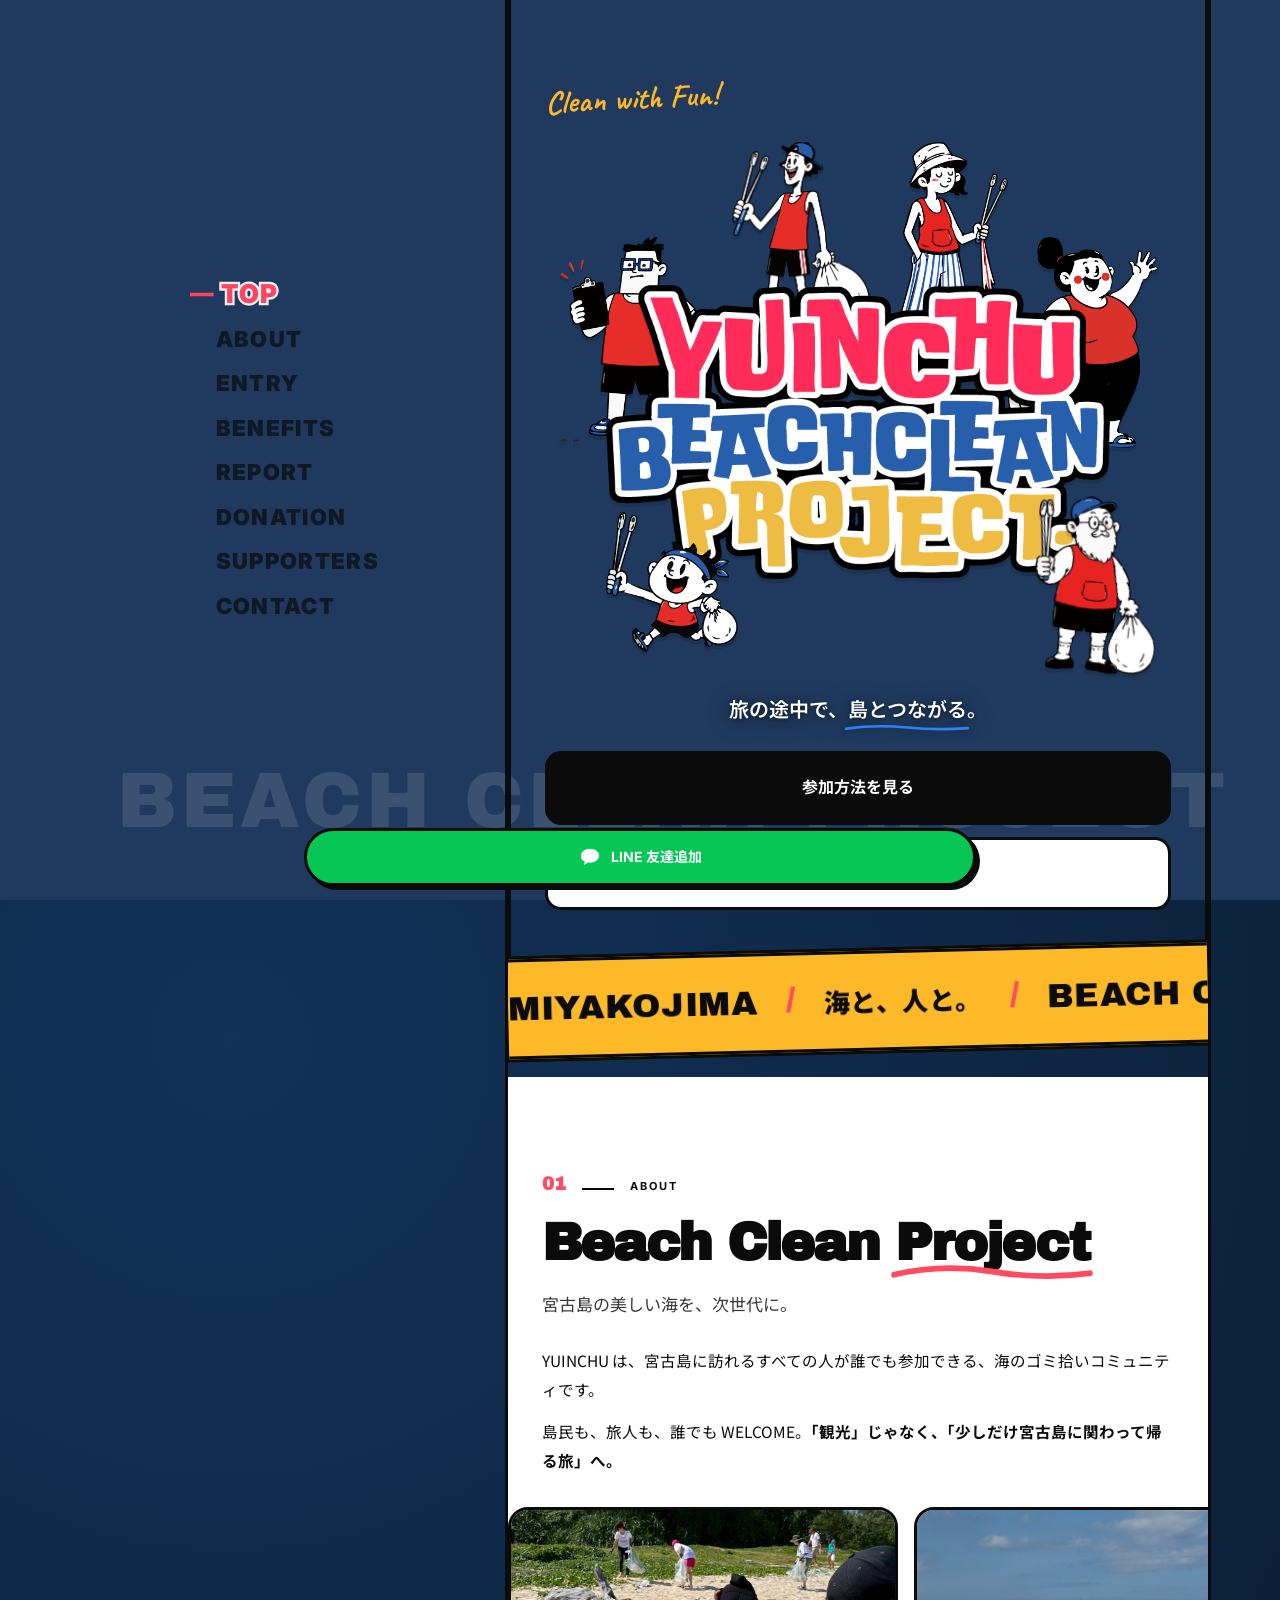
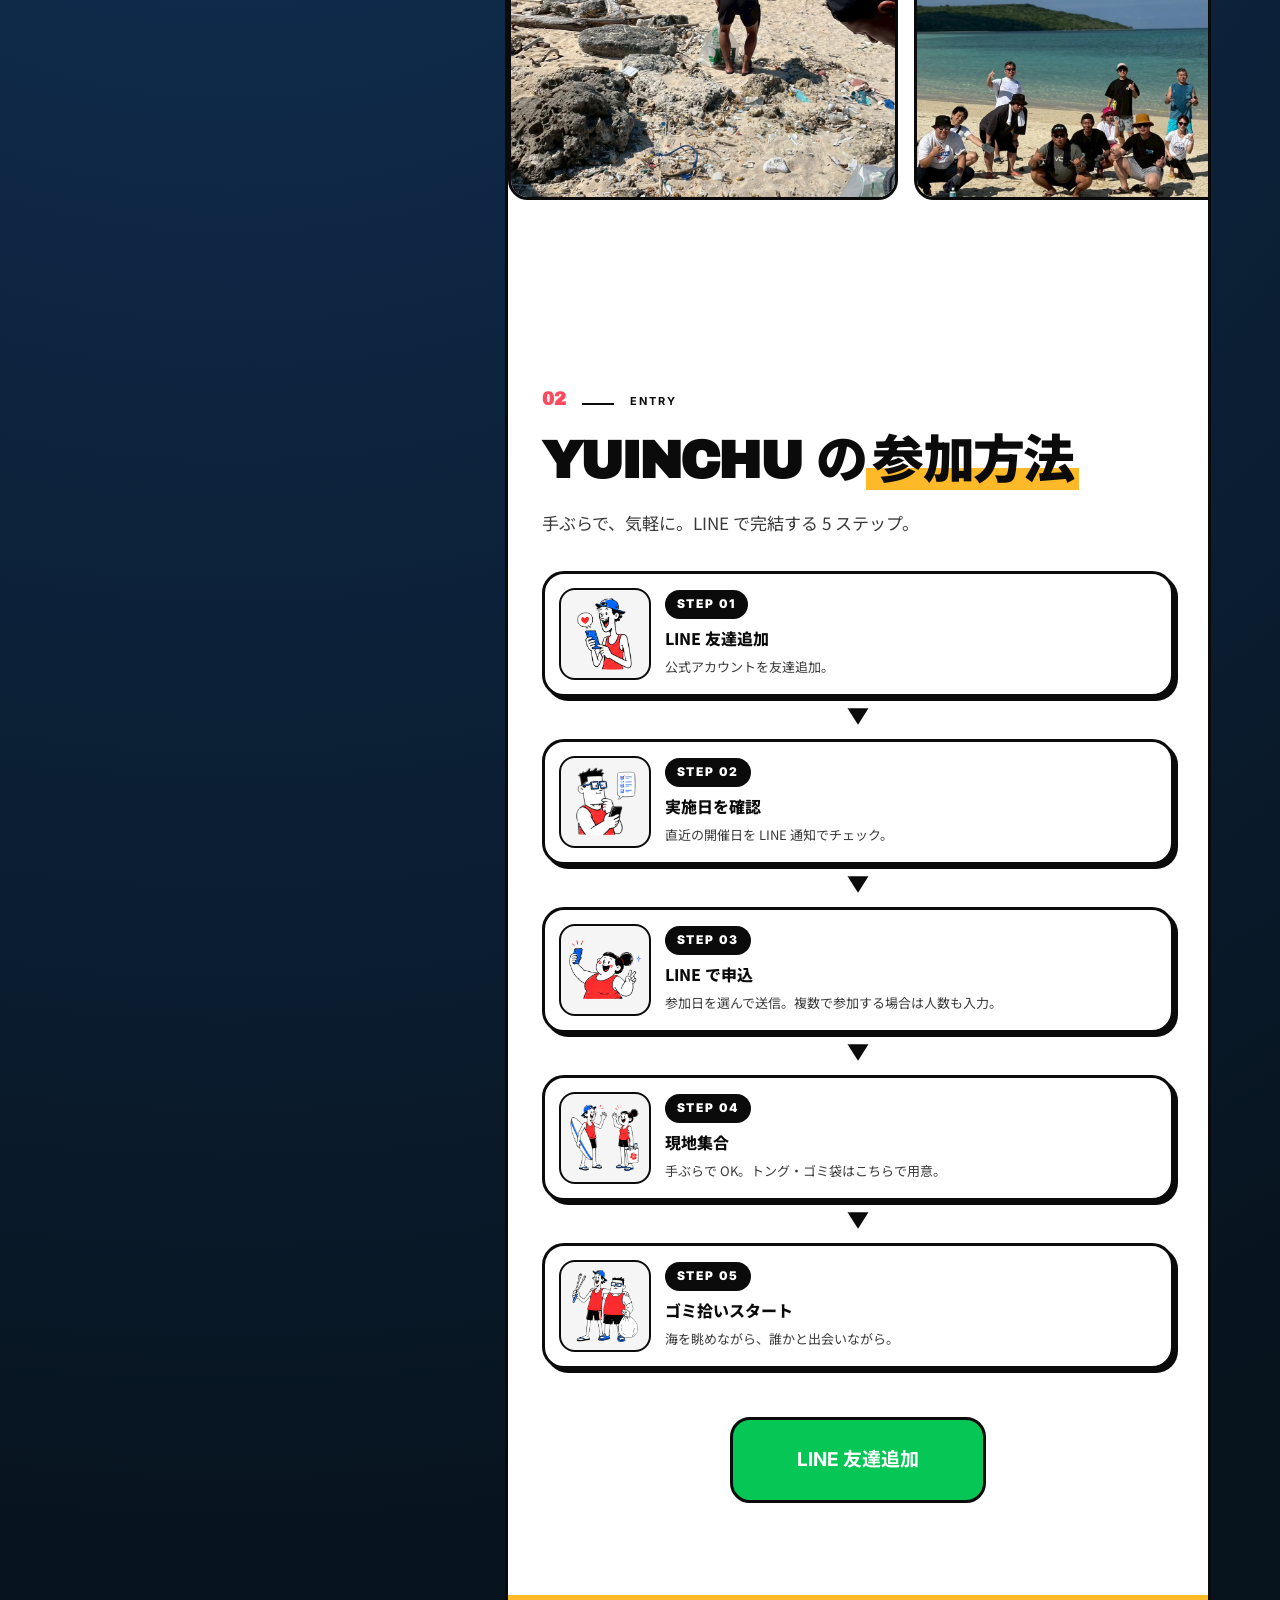
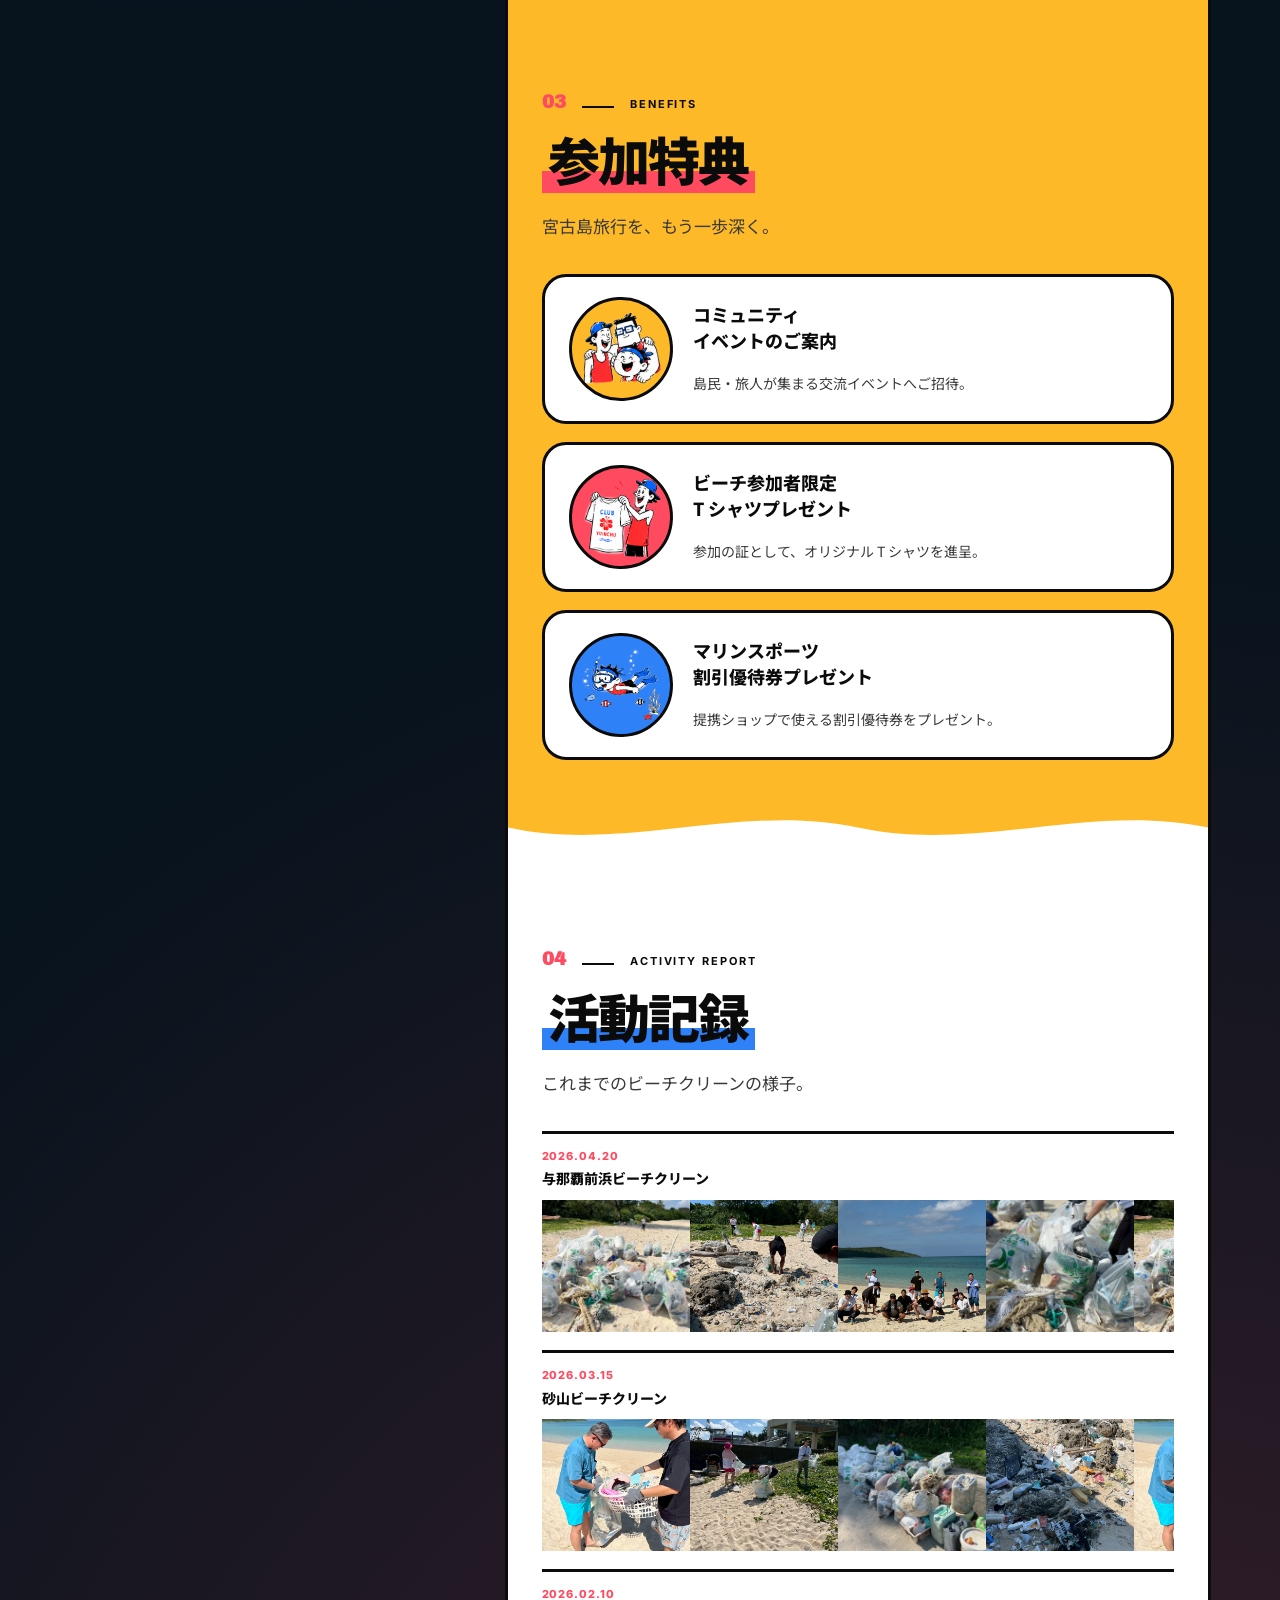
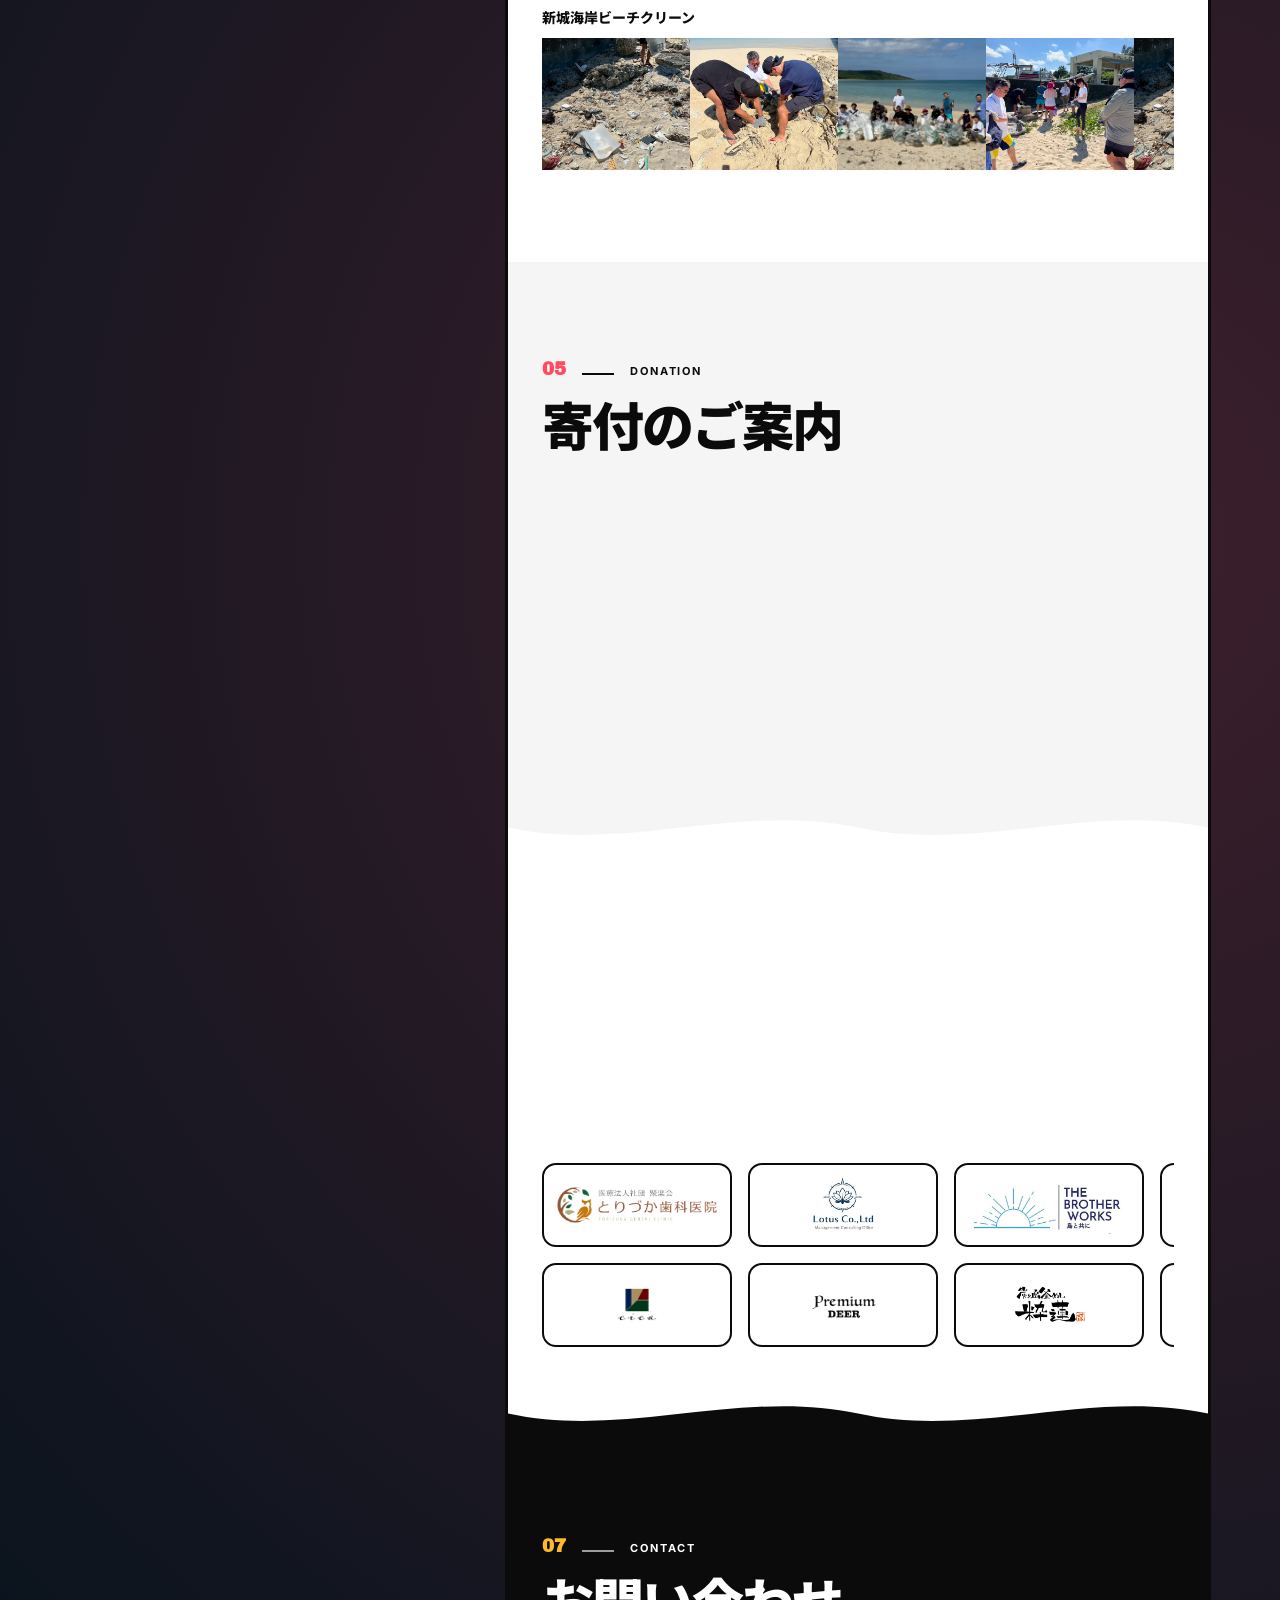
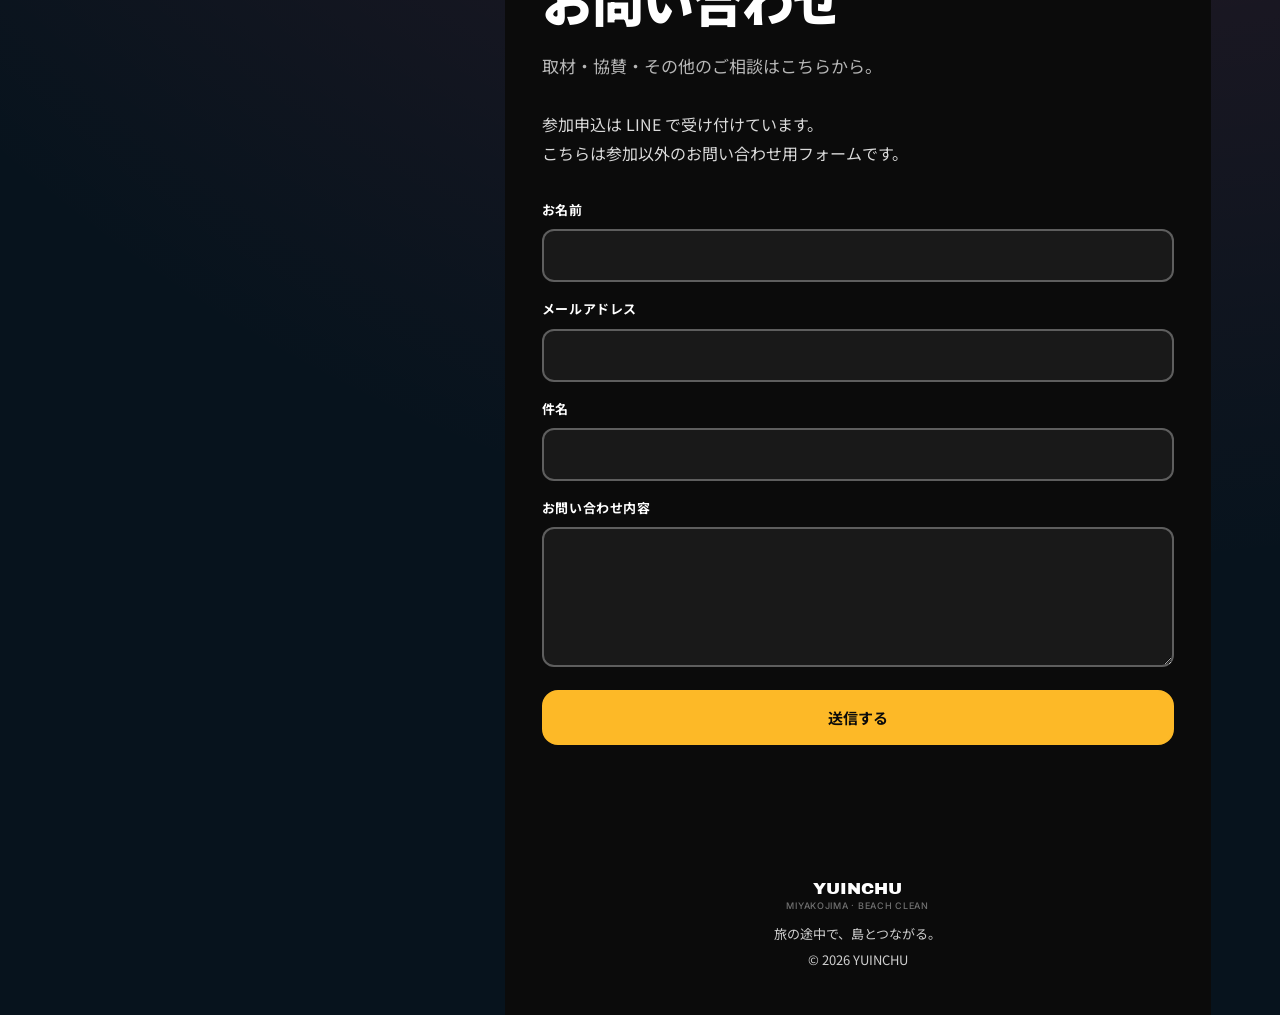
<file: beach-clean.html>
<!doctype html>
<html lang="ja">
<head>
<meta charset="UTF-8">
<meta name="viewport" content="width=device-width, initial-scale=1">
<title>CLUB YUINCHU | MIYAKOJIMA Beach-Clean Community Mobile First</title>
<meta name="description" content="宮古島に訪れるすべての人が誰でも参加できる、海のゴミ拾いコミュニティ。旅の途中で、島とつながる。">
<meta property="og:title" content="CLUB YUINCHU | MIYAKOJIMA Beach-Clean Community">
<meta property="og:description" content="旅の途中で、島とつながる。宮古島の海を次世代へ。">
<meta property="og:type" content="website">
<meta property="og:locale" content="ja_JP">
<meta name="twitter:card" content="summary_large_image">
<link rel="preconnect" href="https://fonts.googleapis.com">
<link rel="preconnect" href="https://fonts.gstatic.com" crossorigin>
<style>
@import url('https://fonts.googleapis.com/css2?family=Archivo+Black&family=Caveat:wght@500;700&family=Inter:wght@400;500;600;700;900&family=Noto+Sans+JP:wght@400;500;700;900&display=swap');

:root {
  --c-bg: #FFFFFF;
  --c-ink: #0B0B0B;
  --c-text: #393939;
  --c-muted: #717171;
  --c-red: #FF4A60;
  --c-blue: #2F81F7;
  --c-yellow: #FDB927;
  --c-line: #06C755;
  --c-border: #0B0B0B;
  --c-soft: #F5F5F5;

  --r-card: 32px;
  --r-pill: 999px;
  --r-md: 16px;

  --b-thick: 3px;
  --b-thin: 2px;

  --shadow-card: 8px 8px 0 0 var(--c-border);
  --shadow-card-sm: 4px 4px 0 0 var(--c-border);

  --max-w: 1200px;
  --gutter: clamp(16px, 4vw, 32px);
  --section-y: clamp(56px, 8vw, 96px);

  --font-display: "Archivo Black", "Noto Sans JP", "Hiragino Kaku Gothic ProN", sans-serif;
  --font-meta: "Inter", "Noto Sans JP", system-ui, sans-serif;
  --font-jp: "Noto Sans JP", "Hiragino Kaku Gothic ProN", "Hiragino Sans", "Meiryo", sans-serif;
  --font-hand: "Caveat", "Noto Sans JP", cursive;

  --ease-out: cubic-bezier(.2, .7, .2, 1);
}

*, *::before, *::after { box-sizing: border-box; }
html { scroll-behavior: smooth; overflow-x: hidden; }
body {
  margin: 0;
  background: var(--c-bg);
  color: var(--c-ink);
  font-family: var(--font-jp);
  font-size: 16px;
  line-height: 1.7;
  -webkit-font-smoothing: antialiased;
  overflow-x: hidden;
  width: 100%;
}
img { max-width: 100%; display: block; }
a { color: inherit; text-decoration: none; }
ol, ul { list-style: none; padding: 0; margin: 0; }

.container {
  width: 100%;
  max-width: var(--max-w);
  margin: 0 auto;
  padding-inline: var(--gutter);
}

/* Handwriting accent — Latin only (Japanese auto-falls-back through stack) */
.hand {
  font-family: var(--font-hand);
  font-weight: 700;
  font-style: normal;
}
.tilt-l { display: inline-block; transform: rotate(-4deg); }
.tilt-r { display: inline-block; transform: rotate(3deg); }

/* SVG hand-drawn underline (utility) */
.uline {
  position: relative;
  display: inline-block;
  white-space: nowrap;
}
.uline::after {
  content: "";
  position: absolute;
  left: -2%;
  right: -2%;
  bottom: -.18em;
  height: .35em;
  background: no-repeat center / 100% 100% url("data:image/svg+xml;utf8,<svg xmlns='http://www.w3.org/2000/svg' viewBox='0 0 200 12' preserveAspectRatio='none'><path d='M2 8 Q 50 1 100 6 T 198 7' fill='none' stroke='%23FF4A60' stroke-width='3.5' stroke-linecap='round'/></svg>");
  pointer-events: none;
}
.uline--blue::after { background-image: url("data:image/svg+xml;utf8,<svg xmlns='http://www.w3.org/2000/svg' viewBox='0 0 200 12' preserveAspectRatio='none'><path d='M2 8 Q 50 1 100 6 T 198 7' fill='none' stroke='%232F81F7' stroke-width='4.5' stroke-linecap='round'/></svg>"); }
.fv__sub .uline--blue::after { filter: drop-shadow(0 1px 4px rgba(0,0,0,.3)); }
.uline--yellow::after { background-image: url("data:image/svg+xml;utf8,<svg xmlns='http://www.w3.org/2000/svg' viewBox='0 0 200 12' preserveAspectRatio='none'><path d='M2 8 Q 50 1 100 6 T 198 7' fill='none' stroke='%23FDB927' stroke-width='4' stroke-linecap='round'/></svg>"); }

/* Scroll reveal */
.reveal {
  opacity: 0;
  transform: translateY(24px);
  transition: opacity .7s var(--ease-out), transform .7s var(--ease-out);
}
.reveal.is-visible { opacity: 1; transform: none; }
.reveal[data-stagger="1"] { transition-delay: .08s; }
.reveal[data-stagger="2"] { transition-delay: .16s; }
.reveal[data-stagger="3"] { transition-delay: .24s; }
.reveal[data-stagger="4"] { transition-delay: .32s; }
.visually-hidden {
  position: absolute !important;
  width: 1px;
  height: 1px;
  padding: 0;
  margin: -1px;
  overflow: hidden;
  clip: rect(0, 0, 0, 0);
  white-space: nowrap;
  border: 0;
}

/* Keyframes */
@keyframes float-y { 0%, 100% { transform: translateY(0); } 50% { transform: translateY(-10px); } }
@keyframes wiggle { 0%, 100% { transform: rotate(0); } 25% { transform: rotate(-7deg); } 75% { transform: rotate(7deg); } }
@keyframes marquee { from { transform: translateX(0); } to { transform: translateX(-50%); } }

/* Reduced motion */
@media (prefers-reduced-motion: reduce) {
  .reveal { opacity: 1 !important; transform: none !important; transition: none !important; }
  .char-frame, .marquee__track, .benefit:hover .benefit__char, .fv-part, .supporters__track, .about__photos__track { animation: none !important; }
  .fv-part { opacity: 1 !important; transform: none !important; }
}

/* Buttons */
.btn {
  display: inline-flex;
  align-items: center;
  justify-content: center;
  gap: 8px;
  padding: 14px 28px;
  border: var(--b-thick) solid var(--c-border);
  border-radius: var(--r-md);
  font-family: var(--font-meta);
  font-weight: 700;
  font-size: 15px;
  cursor: pointer;
  transition: transform .15s ease, box-shadow .15s ease;
  background: var(--c-bg);
  color: var(--c-ink);
}
.btn:hover { transform: translate(-2px, -2px); box-shadow: var(--shadow-card-sm); }
.btn:focus-visible, a:focus-visible {
  outline: 3px solid var(--c-yellow);
  outline-offset: 3px;
  border-radius: 4px;
}
.form .btn:focus-visible, .form a:focus-visible { outline-color: var(--c-yellow); }
.btn--primary { background: var(--c-ink); color: #fff; }
.btn--line { background: var(--c-line); color: #fff; }
.btn--yellow { background: var(--c-yellow); color: var(--c-ink); }
.btn--lg {
  padding: clamp(18px, 2.2vw, 24px) clamp(36px, 5vw, 64px);
  font-size: clamp(16px, 1.6vw, 19px);
  border-radius: 20px;
  gap: 12px;
}
.btn--lg svg { width: 22px; height: 22px; }

/* Floating CTA */
.floating-cta {
  position: fixed;
  z-index: 80;
  bottom: clamp(16px, 3vw, 28px);
  right: clamp(16px, 3vw, 28px);
  display: inline-flex;
  align-items: center;
  gap: 10px;
  padding: 14px 22px;
  background: var(--c-line);
  color: #fff;
  border: var(--b-thick) solid var(--c-border);
  border-radius: var(--r-pill);
  font-family: var(--font-meta);
  font-weight: 700;
  font-size: 14px;
  box-shadow: 4px 4px 0 var(--c-border);
  transition: transform .15s var(--ease-out), box-shadow .15s var(--ease-out);
  text-decoration: none;
}
.floating-cta:hover { transform: translate(-2px, -2px); box-shadow: 6px 6px 0 var(--c-border); }
.floating-cta:focus-visible { outline: 3px solid var(--c-yellow); outline-offset: 4px; }
.floating-cta__icon {
  width: 22px;
  height: 22px;
  display: inline-flex;
  align-items: center;
  justify-content: center;
}
@media (max-width: 540px) {
  .floating-cta {
    left: 12px;
    right: 12px;
    bottom: 12px;
    justify-content: center;
    padding: 16px 22px;
    font-size: 15px;
  }
}
/* Hide near footer/form to avoid covering the inline form CTA */
.floating-cta.is-hidden { transform: translateY(120%); pointer-events: none; opacity: 0; }

/* Skip link */
.skip-link {
  position: absolute;
  top: -40px;
  left: 8px;
  z-index: 100;
  padding: 8px 16px;
  background: var(--c-ink);
  color: #fff;
  border-radius: 8px;
  font-weight: 700;
  font-size: 14px;
  transition: top .15s ease;
}
.skip-link:focus { top: 8px; outline: 3px solid var(--c-yellow); }

/* Highlight inline */
.hl {
  display: inline-block;
  padding: 0 10px;
  color: #fff;
  border: var(--b-thin) solid var(--c-border);
  border-radius: 8px;
  line-height: 1.2;
}
.hl--red { background: var(--c-red); }
.hl--blue { background: var(--c-blue); }
.hl--yellow { background: var(--c-yellow); color: var(--c-ink); }

/* Header */
.site-header {
  position: sticky;
  top: 0;
  z-index: 50;
  background: var(--c-bg);
  border-bottom: var(--b-thick) solid var(--c-border);
}
.site-header__inner {
  display: flex;
  align-items: center;
  justify-content: space-between;
  gap: 8px;
  padding-block: 12px;
  min-width: 0;
}
.brand {
  font-family: var(--font-display);
  font-weight: 400;
  font-size: 18px;
  letter-spacing: 0.02em;
  line-height: 1.1;
  white-space: nowrap;
  min-width: 0;
}
.brand small {
  display: block;
  font-family: var(--font-meta);
  font-size: 10px;
  font-weight: 500;
  letter-spacing: .15em;
  color: var(--c-muted);
  margin-top: 2px;
  white-space: nowrap;
}
.site-header .btn--line { flex-shrink: 0; }
@media (max-width: 720px) {
  .site-header__inner { padding-block: 10px; }
  .brand { font-size: 14px; letter-spacing: 0; }
  .brand small { font-size: 8px; letter-spacing: .08em; margin-top: 1px; }
  .site-header .btn--line { padding: 9px 14px; font-size: 12px; }
}
@media (max-width: 480px) {
  .brand { font-size: 12px; }
  .brand small { font-size: 7px; letter-spacing: .06em; }
  .site-header .btn--line { padding: 8px 12px; font-size: 11px; }
}
@media (max-width: 360px) {
  .brand { font-size: 11px; }
  .brand small { display: none; }
  .site-header .btn--line { padding: 7px 10px; font-size: 11px; }
}

/* Section */
section { padding: var(--section-y) 0; }
.section-label {
  display: inline-flex;
  align-items: baseline;
  gap: 12px;
  font-family: var(--font-meta);
  font-size: 12px;
  font-weight: 700;
  letter-spacing: .22em;
  margin-bottom: 20px;
  color: var(--c-ink);
}
.section-label__num {
  font-family: var(--font-display);
  font-size: 20px;
  letter-spacing: 0;
  color: var(--c-red);
}
.section-label__rule {
  display: inline-block;
  width: 32px;
  height: 2px;
  background: var(--c-ink);
  margin: 0 4px;
}
.form .section-label__num { color: var(--c-yellow); }
.form .section-label__rule { background: rgba(255,255,255,.6); }
h1, h2, h3 { line-height: 1.25; margin: 0 0 16px; }
h1 { font-family: var(--font-display); font-weight: 400; }
h2.section-title {
  font-family: var(--font-display);
  font-weight: 900;
  font-size: clamp(34px, 6.5vw, 68px);
  margin-bottom: 12px;
  letter-spacing: -0.02em;
  line-height: 1.15;
}
h3 { font-weight: 800; }
.section-lead { color: var(--c-text); font-size: clamp(15px, 1.6vw, 18px); max-width: 640px; }

/* Wave divider (place inside section as last child for bottom transition) */
.wave-divider {
  position: absolute;
  left: 0;
  right: 0;
  bottom: -1px;
  width: 100%;
  height: clamp(32px, 4vw, 56px);
  display: block;
  pointer-events: none;
  z-index: 2;
}
.wave-divider--white { fill: var(--c-bg); }
.wave-divider--ink   { fill: var(--c-ink); }
.wave-divider--soft  { fill: var(--c-soft); }
.wave-divider--yellow { fill: var(--c-yellow); }
.has-wave-bottom { padding-bottom: clamp(120px, 14vw, 200px); }

/* Title marker (highlighter swipe behind colored word) */
.title-mark {
  display: inline-block;
  background-repeat: no-repeat;
  background-position: 0 100%;
  background-size: 100% 38%;
  padding: 0 .12em;
  line-height: 1.15;
}
.title-mark--red    { background-image: linear-gradient(var(--c-red),    var(--c-red));    color: var(--c-ink); }
.title-mark--blue   { background-image: linear-gradient(var(--c-blue),   var(--c-blue));   color: var(--c-ink); }
.title-mark--yellow { background-image: linear-gradient(var(--c-yellow), var(--c-yellow)); color: var(--c-ink); }

/* Fixed background video (out of FV, attached to viewport) */
.bg-video {
  position: fixed;
  inset: 0;
  width: 100vw;
  height: 100vh;
  object-fit: cover;
  z-index: 0;
  pointer-events: none;
  transform: translateZ(0);
  background: #1f3a5e;
}

/* Section background defaults — needed to cover the fixed video below */
section, .marquee, .site-header, .site-footer { position: relative; z-index: 1; }
section { background: var(--c-bg); }


/* FV */
.fv {
  background: transparent;
  padding: 0;
  min-height: clamp(560px, 86vh, 880px);
  overflow: hidden;
  display: flex;
  align-items: center;
  color: #fff;
  border-bottom: var(--b-thick) solid var(--c-border);
}
.fv__inner {
  position: relative;
  z-index: 2;
  width: 100%;
  padding-top: clamp(16px, 4vw, 72px);
  padding-bottom: clamp(64px, 10vw, 140px);
}
.fv__copy {
  max-width: 760px;
  position: relative;
  z-index: 2;
  text-align: center;
}
/* Top row: tag (left) + stamp (right) — completely above the title block */
.fv__top {
  display: flex;
  align-items: center;
  justify-content: space-between;
  gap: 12px;
  margin-bottom: clamp(8px, 2vw, 28px);
  flex-wrap: wrap;
}

.fv__assembly {
  position: relative;
  width: min(100%, 620px);
  aspect-ratio: 1.13 / 1;
  margin: 0 auto clamp(16px, 3vw, 28px);
  isolation: isolate;
}
.fv-part {
  position: absolute;
  display: block;
  width: auto;
  height: auto;
  pointer-events: none;
  user-select: none;
  opacity: 0;
  transform: translateY(18px) scale(.9) rotate(var(--fv-rotate, 0deg));
  animation: fv-pop .72s cubic-bezier(.2,.9,.2,1.12) forwards;
  filter: drop-shadow(0 4px 0 rgba(0,0,0,.12));
  transform-origin: center bottom;
}
.fv-part--logo {
  left: 8%;
  top: 28%;
  width: 84%;
  z-index: 4;
  animation-delay: .16s;
}
.fv-part--01 {
  left: 29%;
  top: 1%;
  width: 23%;
  z-index: 3;
  animation-delay: .42s;
}
.fv-part--02 {
  left: 57%;
  top: 1%;
  width: 18%;
  z-index: 3;
  animation-delay: .6s;
}
.fv-part--03 {
  left: 0;
  top: 19%;
  width: 25%;
  z-index: 2;
  animation-delay: .78s;
}
.fv-part--04 {
  right: 0;
  top: 19%;
  width: 25%;
  z-index: 2;
  animation-delay: .96s;
}
.fv-part--05 {
  left: 8%;
  bottom: 3%;
  width: 22%;
  z-index: 5;
  animation-delay: 1.14s;
}
.fv-part--06 {
  right: 1%;
  bottom: -1%;
  width: 22%;
  z-index: 5;
  animation-delay: 1.32s;
  --fv-rotate: 7deg;
}
@keyframes fv-pop {
  0% { opacity: 0; transform: translateY(18px) scale(.9) rotate(var(--fv-rotate, 0deg)); }
  72% { opacity: 1; transform: translateY(-4px) scale(1.03) rotate(var(--fv-rotate, 0deg)); }
  100% { opacity: 1; transform: translateY(0) scale(1) rotate(var(--fv-rotate, 0deg)); }
}

/* JP subtitle next to CAMP — vertical center alignment with CAMP */
.fv__sub-jp {
  display: inline-block;
  font-family: var(--font-jp);
  font-weight: 900;
  font-size: clamp(20px, 3.8vw, 48px);
  letter-spacing: -.02em;
  margin-left: clamp(8px, 1vw, 14px);
  vertical-align: middle;
  text-shadow: 0 2px 8px rgba(255,255,255,.5);
  white-space: nowrap;
  /* lift slightly to optically center against CAMP's cap height */
  transform: translateY(-.18em);
}
@media (max-width: 720px) {
  .fv__sub-jp {
    display: block;
    margin-left: 0;
    margin-top: 4px;
    font-size: clamp(16px, 5vw, 24px);
    transform: none;
    line-height: 1.2;
  }
}

.fv__tag {
  display: inline-block;
  font-family: var(--font-hand);
  font-weight: 700;
  font-size: clamp(24px, 3vw, 36px);
  color: var(--c-yellow);
  transform: rotate(-3deg);
  margin-bottom: 0;
}
.fv__sub {
  font-size: clamp(16px, 1.8vw, 20px);
  color: #fff;
  margin: 0 auto clamp(20px, 4vw, 44px);
  max-width: 560px;
  font-weight: 600;
  line-height: 1.8;
  text-shadow: 0 2px 20px rgba(0,0,0,.6), 0 1px 4px rgba(0,0,0,.5);
}
.fv__sub .hl--blue { color: #fff; }
.fv__cta { display: flex; flex-wrap: wrap; gap: clamp(12px, 1.6vw, 20px); }
.fv__cta .btn { padding: clamp(14px, 1.8vw, 20px) clamp(28px, 3.6vw, 44px); font-size: clamp(14px, 1.3vw, 16px); }
.fv__cta .btn--primary { background: var(--c-ink); color: #fff; border-color: var(--c-ink); }
.fv__cta .btn:not(.btn--primary) { background: #fff; color: var(--c-ink); border-color: var(--c-ink); }
.fv__cta .btn:not(.btn--primary):hover { background: var(--c-yellow); }
@media (max-width: 720px) {
  .fv { align-items: flex-start; min-height: 0; }
  .fv__inner {
    padding-top: clamp(12px, 4vw, 32px);
    padding-bottom: clamp(24px, 5vw, 48px);
    display: flex;
    flex-direction: column;
  }
  .fv__cta { justify-content: center; }
}

/* Marquee strip */
.marquee {
  position: relative;
  left: 50%;
  width: 100vw;
  margin: clamp(-80px, -6vw, -40px) 0 clamp(24px, 4vw, 48px);
  transform: translateX(-50%) rotate(-1.2deg);
  transform-origin: center;
  border-block: var(--b-thick) solid var(--c-border);
  background: var(--c-yellow);
  overflow: hidden;
  padding: 18px 0;
  z-index: 3;
}
.marquee__track {
  display: inline-flex;
  align-items: center;
  white-space: nowrap;
  gap: 28px;
  animation: marquee 50s linear infinite;
  will-change: transform;
}
.marquee__track:hover { animation-play-state: paused; }
.marquee span {
  font-family: var(--font-display);
  font-size: clamp(22px, 3vw, 36px);
  letter-spacing: .02em;
  color: var(--c-ink);
}
.marquee .dot {
  font-family: var(--font-display);
  color: var(--c-red);
  font-size: .8em;
  line-height: 1;
  transform: translateY(-.1em);
}
.marquee .ja { font-family: var(--font-jp); font-weight: 900; font-size: clamp(18px, 2.4vw, 28px); }

/* About */
.about__intro { margin-bottom: 32px; }
.about__intro p { font-size: clamp(16px, 1.7vw, 18px); margin: 0 0 12px; }

/* About photos — infinite scroll marquee */
.about__photos {
  margin-top: 32px;
  overflow: hidden;
  margin-inline: calc(var(--gutter) * -1);
  -webkit-mask: linear-gradient(90deg, transparent 0, #000 60px, #000 calc(100% - 60px), transparent 100%);
          mask: linear-gradient(90deg, transparent 0, #000 60px, #000 calc(100% - 60px), transparent 100%);
}
.about__photos__track {
  display: flex;
  gap: 16px;
  width: max-content;
  animation: about-scroll 50s linear infinite;
  will-change: transform;
}
.about__photos:hover .about__photos__track { animation-play-state: paused; }
@keyframes about-scroll {
  from { transform: translate3d(0, 0, 0); }
  to   { transform: translate3d(-50%, 0, 0); }
}
.photo-frame {
  flex: 0 0 auto;
  width: clamp(220px, 30vw, 360px);
  aspect-ratio: 4/3;
  background: var(--c-soft);
  border: var(--b-thick) solid var(--c-border);
  border-radius: 24px;
  overflow: hidden;
  position: relative;
}
.photo-frame img {
  width: 100%;
  height: 100%;
  object-fit: cover;
  display: block;
  transition: transform .5s var(--ease-out);
}
.photo-frame:hover img { transform: scale(1.04); }

/* Entry */
.steps {
  display: grid;
  gap: 44px;
  grid-template-columns: 1fr;
  margin-top: 32px;
}
@media (min-width: 720px) { .steps { grid-template-columns: repeat(5, 1fr); gap: 28px 40px; } }
.step {
  position: relative;
  background: #fff;
  border: var(--b-thick) solid var(--c-border);
  border-radius: 24px;
  padding: 18px;
  display: flex;
  flex-direction: column;
  gap: 12px;
  box-shadow: var(--shadow-card-sm);
  transition: transform .25s var(--ease-out), box-shadow .25s var(--ease-out);
}
@media (max-width: 720px) {
  .step {
    display: grid;
    grid-template-columns: 96px 1fr;
    grid-template-areas:
      "char num"
      "char title"
      "char desc";
    column-gap: 14px;
    row-gap: 4px;
    padding: 14px;
    align-items: center;
  }
  .step__char  { grid-area: char; align-self: center; }
  .step__num   { grid-area: num; align-self: end; }
  .step__title { grid-area: title; }
  .step__desc  { grid-area: desc; align-self: start; }
}
.step:hover { transform: translate(-3px, -3px); box-shadow: var(--shadow-card); }
.step:not(:last-child)::after {
  content: "";
  position: absolute;
  left: 50%;
  bottom: -38px;
  width: 30px;
  height: 30px;
  transform: translateX(-50%);
  background: no-repeat center / contain url("data:image/svg+xml;utf8,<svg xmlns='http://www.w3.org/2000/svg' viewBox='0 0 32 32'><polygon points='4,7 16,26 28,7' fill='%230B0B0B'/></svg>");
  pointer-events: none;
}
@media (min-width: 720px) {
  .step:not(:last-child)::after {
    left: auto;
    bottom: auto;
    top: 50%;
    right: -28px;
    width: 32px;
    height: 32px;
    transform: translateY(-50%);
    background-image: url("data:image/svg+xml;utf8,<svg xmlns='http://www.w3.org/2000/svg' viewBox='0 0 32 32'><polygon points='7,4 26,16 7,28' fill='%230B0B0B'/></svg>");
  }
}
.step__num {
  font-family: var(--font-meta);
  font-size: 12px;
  font-weight: 900;
  letter-spacing: .15em;
  background: var(--c-ink);
  color: #fff;
  border-radius: var(--r-pill);
  width: max-content;
  padding: 4px 12px;
}
.step__char {
  position: relative;
  aspect-ratio: 1;
  background: var(--c-soft);
  border: var(--b-thin) solid var(--c-border);
  border-radius: 16px;
  overflow: hidden;
}
.step__char img {
  display: block;
  width: 100%;
  height: 100%;
  object-fit: contain;
  padding: 8px;
}
.step__char.char-empty {
  border-style: dashed;
  border-color: rgba(11,11,11,.35);
  background: repeating-linear-gradient(45deg, var(--c-soft) 0 8px, #fff 8px 16px);
}
.step__char.char-empty img { display: none; }
.step__char.char-empty::after {
  content: attr(data-slot);
  position: absolute;
  inset: 0;
  display: grid;
  place-items: center;
  font-family: var(--font-meta);
  font-size: 10px;
  font-weight: 700;
  letter-spacing: .1em;
  color: var(--c-muted);
  text-align: center;
  padding: 8px;
}
.step__title { font-size: 16px; font-weight: 800; margin: 0; }
.step__desc { font-size: 13px; color: var(--c-text); line-height: 1.6; margin: 0; }


/* Benefits */
.benefits__grid {
  display: grid;
  grid-template-columns: 1fr;
  gap: 20px;
  margin-top: 32px;
}
@media (min-width: 720px) {
  .benefits__grid { grid-template-columns: repeat(3, 1fr); }
}
.benefit {
  background: #fff;
  border: var(--b-thick) solid var(--c-border);
  border-radius: var(--r-card);
  padding: 32px 24px;
  text-align: center;
  display: flex;
  flex-direction: column;
  gap: 16px;
  transition: transform .2s ease, box-shadow .2s ease;
}
.benefit:hover { transform: translate(-4px, -4px); box-shadow: var(--shadow-card); }
.benefit__char {
  position: relative;
  aspect-ratio: 1;
  width: 140px;
  margin: 0 auto;
  border-radius: 50%;
  border: var(--b-thick) solid var(--c-border);
  overflow: hidden;
  transition: transform .25s var(--ease-out);
}
.benefit__char img {
  display: block;
  width: 100%;
  height: 100%;
  object-fit: contain;
  padding: 10px;
}
.benefit__char.char-empty img { display: none; }
.benefit__char.char-empty::after {
  content: attr(data-slot);
  position: absolute;
  inset: 0;
  display: grid;
  place-items: center;
  font-family: var(--font-meta);
  font-size: 11px;
  font-weight: 700;
  letter-spacing: .1em;
  color: var(--c-ink);
  text-align: center;
  opacity: .65;
}
.benefit:hover .benefit__char { animation: wiggle .55s var(--ease-out); }
.benefit:nth-child(1) .benefit__char { background: var(--c-yellow); transform: rotate(-3deg); }
.benefit:nth-child(2) .benefit__char { background: var(--c-red); transform: rotate(2deg); }
.benefit:nth-child(3) .benefit__char { background: var(--c-blue); transform: rotate(-1.5deg); }
.benefit:nth-child(2) .benefit__char.char-empty::after,
.benefit:nth-child(3) .benefit__char.char-empty::after { color: #fff; opacity: .85; }
.benefit__title { font-size: 18px; font-weight: 800; margin: 0; line-height: 1.4; }
.benefit__desc { font-size: 14px; color: var(--c-text); margin: 0; }

/* Activity report */
.activity__grid {
  margin-top: 32px;
  display: flex;
  flex-direction: column;
  gap: 26px;
}
.activity-event {
  overflow: hidden;
  background: transparent;
  border-top: var(--b-thick) solid var(--c-border);
}
.activity-event__meta {
  display: flex;
  align-items: baseline;
  gap: 12px;
  padding: 14px 0 12px;
}
.activity-event__date {
  flex: 0 0 auto;
  color: var(--c-red);
  font-family: var(--font-meta);
  font-size: 11px;
  font-weight: 800;
  letter-spacing: .08em;
}
.activity-event__title {
  margin: 0;
  font-size: 14px;
  font-weight: 800;
  line-height: 1.45;
}
.activity-event__photos {
  overflow: hidden;
}
.activity-event__track {
  display: flex;
  gap: 0;
  width: max-content;
  padding: 0;
  animation: activity-scroll 34s linear infinite;
  will-change: transform;
}
.activity-event:nth-child(even) .activity-event__track {
  animation-direction: reverse;
  animation-duration: 38s;
}
@media (hover: hover) and (pointer: fine) {
  .activity-event:hover .activity-event__track {
    animation-play-state: paused;
  }
}
@keyframes activity-scroll {
  from { transform: translate3d(0, 0, 0); }
  to   { transform: translate3d(-50%, 0, 0); }
}
.activity-photo {
  flex: 0 0 clamp(118px, 26vw, 154px);
  aspect-ratio: 1.12 / 1;
  margin: 0;
  overflow: hidden;
}
.activity-photo img {
  width: 100%;
  height: 100%;
  object-fit: cover;
  display: block;
  transition: transform .5s var(--ease-out);
}
.activity-photo:hover img { transform: scale(1.05); }

/* Benefits section background */
.benefits { background: var(--c-yellow); }

/* Donation */
.donation { background: var(--c-soft); }
.donation__inner {
  background: #fff;
  border: var(--b-thick) solid var(--c-border);
  border-radius: var(--r-card);
  padding: clamp(28px, 5vw, 56px);
  box-shadow: var(--shadow-card);
  margin-top: 24px;
  display: grid;
  grid-template-columns: 1fr;
  gap: 24px;
  align-items: end;
}
@media (min-width: 900px) {
  .donation__inner { grid-template-columns: 1.5fr auto; gap: 40px; }
}
.donation__inner p {
  color: var(--c-text);
  margin: 0;
  font-size: clamp(15px, 1.4vw, 16px);
}
.donation__cta { white-space: nowrap; justify-self: start; }

/* Supporters — infinite scroll marquee */
.supporters__rows {
  margin-top: 32px;
  display: flex;
  flex-direction: column;
  gap: 16px;
  overflow: hidden;
  -webkit-mask: linear-gradient(90deg, transparent 0, #000 60px, #000 calc(100% - 60px), transparent 100%);
          mask: linear-gradient(90deg, transparent 0, #000 60px, #000 calc(100% - 60px), transparent 100%);
}
.supporters__row { overflow: hidden; }
.supporters__track {
  display: flex;
  gap: 16px;
  width: max-content;
  animation: supporters-scroll 36s linear infinite;
  will-change: transform;
}
.supporters__row--reverse .supporters__track { animation-direction: reverse; }
.supporters__rows:hover .supporters__track { animation-play-state: paused; }
@keyframes supporters-scroll {
  from { transform: translate3d(0, 0, 0); }
  to   { transform: translate3d(-50%, 0, 0); }
}
.supporter-slot {
  --supporter-pad-x: 14px;
  --supporter-pad-y: 10px;
  position: relative;
  flex: 0 0 auto;
  width: clamp(190px, 27vw, 260px);
  height: clamp(82px, 11vw, 112px);
  background: #fff;
  border: var(--b-thin) solid var(--c-border);
  border-radius: 16px;
  overflow: hidden;
}
.supporter-slot img {
  position: absolute;
  inset: var(--supporter-pad-y) var(--supporter-pad-x);
  display: block;
  width: calc(100% - var(--supporter-pad-x) * 2);
  height: calc(100% - var(--supporter-pad-y) * 2);
  max-width: 100%;
  max-height: 100%;
  object-fit: contain;
}

/* Form */
.form { background: var(--c-ink); color: #fff; }
.form .section-title { color: #fff; }
.form .section-lead { color: rgba(255,255,255,.7); }
.form .section-label { border-color: #fff; color: #fff; }

.form__inner {
  max-width: 640px;
  margin: 32px auto 0;
  display: flex;
  flex-direction: column;
  gap: 32px;
  text-align: left;
}
.form__intro p { opacity: .85; line-height: 1.8; margin: 0; }
.form-fields { display: flex; flex-direction: column; gap: 16px; }
.field label {
  display: block;
  font-size: 13px;
  font-weight: 700;
  margin-bottom: 8px;
  letter-spacing: .05em;
}
.field input, .field textarea {
  width: 100%;
  padding: 14px 16px;
  background: rgba(255,255,255,.06);
  border: var(--b-thin) solid rgba(255,255,255,.3);
  border-radius: 12px;
  color: #fff;
  font-family: inherit;
  font-size: 15px;
}
.field input:focus, .field textarea:focus {
  outline: none;
  border-color: var(--c-yellow);
}
.field textarea { min-height: 140px; resize: vertical; }
.form__submit {
  background: var(--c-yellow);
  color: var(--c-ink);
  border-color: var(--c-yellow);
  align-self: center;
  min-width: 240px;
}

/* Footer */
.site-footer {
  background: var(--c-ink);
  color: #fff;
  border-top: var(--b-thick) solid var(--c-border);
  padding: 40px 0;
  text-align: center;
}
.site-footer .brand { color: #fff; display: inline-block; margin-bottom: 8px; }
.site-footer p { margin: 4px 0; font-size: 13px; opacity: .8; }

/* Mobile-first comparison layout.
   Keeps the Beach Clean tone while presenting the page as a phone-width LP on desktop. */
.mobile-first-layout {
  --phone-w: 700px;
  --gutter: clamp(22px, 6vw, 34px);
  --section-y: clamp(64px, 12vw, 92px);
  background:
    radial-gradient(circle at 18% 14%, rgba(47,129,247,.28), transparent 34%),
    radial-gradient(circle at 84% 72%, rgba(255,74,96,.22), transparent 30%),
    #07131d;
}

.mobile-first-layout::before,
.mobile-first-layout::after {
  position: fixed;
  z-index: 0;
  pointer-events: none;
  font-family: var(--font-display);
  color: rgba(255,255,255,.12);
  letter-spacing: .05em;
  line-height: .9;
}

.mobile-first-layout::before {
  content: "MIYAKOJIMA";
  left: clamp(24px, 5vw, 72px);
  top: 50%;
  writing-mode: vertical-rl;
  transform: translateY(-50%);
  font-size: clamp(42px, 8vw, 104px);
}

.mobile-first-layout::after {
  content: "BEACH CLEAN PROJECT";
  right: clamp(18px, 4vw, 64px);
  bottom: clamp(22px, 5vw, 72px);
  font-size: clamp(30px, 6vw, 82px);
}

.mobile-first-layout .site-header,
.mobile-first-layout main,
.mobile-first-layout .site-footer {
  width: min(100%, var(--phone-w));
  margin-inline: auto;
  box-shadow: 0 0 0 var(--b-thick) var(--c-border);
}

.mobile-first-layout main {
  position: relative;
  z-index: 2;
  overflow: hidden;
  background: transparent;
}

.mobile-first-layout .site-header,
.mobile-first-layout .site-footer,
.mobile-first-layout .floating-cta {
  z-index: 80;
}

.mobile-first-layout .site-header {
  display: none;
  border-right: var(--b-thick) solid var(--c-border);
  border-left: var(--b-thick) solid var(--c-border);
}

.mobile-first-layout .site-header__inner {
  padding-block: 10px;
}

.mobile-first-layout .brand {
  font-size: clamp(13px, 3.4vw, 17px);
  letter-spacing: 0;
}

.mobile-first-layout .brand small {
  font-size: clamp(7px, 2vw, 9px);
  letter-spacing: .08em;
}

.mobile-first-layout .site-header .btn--line {
  padding: 9px 14px;
  border-width: var(--b-thin);
  border-radius: 12px;
  font-size: 12px;
  white-space: nowrap;
}

.mobile-first-layout .container {
  max-width: 100%;
}

.mobile-first-layout section {
  padding-block: var(--section-y);
}

.mobile-first-layout .section-label {
  margin-bottom: 16px;
  font-size: 11px;
  letter-spacing: .18em;
}

.mobile-first-layout .section-label__num {
  font-size: 18px;
}

.mobile-first-layout h2.section-title {
  font-size: clamp(34px, 11vw, 52px);
  line-height: 1.08;
  letter-spacing: -.035em;
}

.mobile-first-layout .section-lead {
  font-size: clamp(15px, 4vw, 17px);
  line-height: 1.85;
}

.mobile-first-layout .fv {
  min-height: 100svh;
  align-items: flex-start;
  padding: 0;
  background: transparent;
  border-right: var(--b-thick) solid var(--c-border);
  border-left: var(--b-thick) solid var(--c-border);
}

.mobile-first-layout .fv__inner {
  min-height: 100svh;
  padding-top: clamp(44px, 11vw, 72px);
  padding-bottom: clamp(42px, 10vw, 72px);
  display: flex;
  flex-direction: column;
  justify-content: center;
}

.mobile-first-layout .fv__copy {
  max-width: 100%;
}

.mobile-first-layout .fv__top {
  margin-bottom: 10px;
}

.mobile-first-layout .fv__tag {
  font-size: clamp(22px, 6vw, 32px);
}

.mobile-first-layout .fv__assembly {
  width: min(100%, 600px);
  margin-top: 4px;
  margin-bottom: clamp(14px, 4vw, 24px);
}

.mobile-first-layout .fv__sub-jp {
  display: block;
  margin-top: 6px;
  margin-left: 0;
  font-size: clamp(17px, 5vw, 24px);
  line-height: 1.2;
  transform: none;
}

.mobile-first-layout .fv__sub {
  max-width: 18em;
  margin-bottom: 24px;
  font-size: clamp(16px, 4.6vw, 20px);
}

.mobile-first-layout .fv__cta {
  justify-content: stretch;
  gap: 12px;
}

.mobile-first-layout .fv__cta .btn {
  flex: 1 1 100%;
  min-height: 58px;
}

@media (max-width: 420px) {
  .mobile-first-layout .fv__assembly {
    width: min(104%, 520px);
    margin-left: -2%;
  }
}

.mobile-first-layout .marquee {
  left: auto;
  width: min(100%, var(--phone-w));
  margin: -34px auto 26px;
  transform: rotate(-1.4deg);
  box-shadow: 0 0 0 var(--b-thick) var(--c-border);
}

.mobile-first-layout .marquee span {
  font-size: clamp(22px, 7vw, 34px);
}

.mobile-first-layout .marquee .ja {
  font-size: clamp(18px, 5vw, 26px);
}

.mobile-first-layout .about__intro {
  margin-top: 26px !important;
}

.mobile-first-layout .about__intro p {
  font-size: 15.5px;
  line-height: 1.9;
}

.mobile-first-layout .about__photos {
  margin-inline: calc(var(--gutter) * -1);
  -webkit-mask: none;
          mask: none;
}

.mobile-first-layout .photo-frame {
  width: min(78vw, 390px);
  border-radius: 20px;
}

.mobile-first-layout .steps,
.mobile-first-layout .benefits__grid,
.mobile-first-layout .activity__grid {
  grid-template-columns: 1fr;
  gap: 18px;
}

.mobile-first-layout .steps {
  gap: 42px;
}

.mobile-first-layout .step {
  display: grid;
  grid-template-columns: 92px 1fr;
  grid-template-areas:
    "char num"
    "char title"
    "char desc";
  column-gap: 14px;
  row-gap: 4px;
  padding: 14px;
  align-items: center;
  border-radius: 22px;
}

.mobile-first-layout .step:not(:last-child)::after {
  left: 50%;
  right: auto;
  top: auto;
  bottom: -36px;
  width: 28px;
  height: 28px;
  transform: translateX(-50%);
  background-image: url("data:image/svg+xml;utf8,<svg xmlns='http://www.w3.org/2000/svg' viewBox='0 0 32 32'><polygon points='4,7 16,26 28,7' fill='%230B0B0B'/></svg>");
}

.mobile-first-layout .step__char {
  grid-area: char;
}

.mobile-first-layout .step__num {
  grid-area: num;
}

.mobile-first-layout .step__title {
  grid-area: title;
  font-size: 16px;
}

.mobile-first-layout .step__desc {
  grid-area: desc;
  font-size: 13px;
}

.mobile-first-layout .benefit {
  display: grid;
  grid-template-columns: 112px 1fr;
  grid-template-areas:
    "char title"
    "char desc";
  gap: 8px 16px;
  align-items: center;
  padding: 20px;
  text-align: left;
  border-radius: 24px;
}

.mobile-first-layout .benefit__char {
  grid-area: char;
  width: 104px;
}

.mobile-first-layout .benefit__title {
  grid-area: title;
}

.mobile-first-layout .benefit__desc {
  grid-area: desc;
}

.mobile-first-layout .activity-event__meta {
  display: block;
  padding: 13px 0 11px;
}

.mobile-first-layout .activity-event__date {
  display: block;
  margin-bottom: 3px;
}

.mobile-first-layout .activity-photo {
  flex-basis: clamp(118px, 31vw, 148px);
}

.mobile-first-layout .donation__inner {
  display: block;
  padding: 28px 22px;
  border-radius: 24px;
}

.mobile-first-layout .donation__cta {
  width: 100%;
  margin-top: 22px;
}

.mobile-first-layout .supporters__rows {
  -webkit-mask: none;
          mask: none;
}

.mobile-first-layout .supporter-slot {
  --supporter-pad-x: 12px;
  --supporter-pad-y: 8px;
  width: 190px;
  height: 84px;
  border-radius: 14px;
}

.mobile-first-layout .form__inner {
  max-width: 100%;
  margin-top: 28px;
}

.mobile-first-layout .form__submit {
  width: 100%;
}

.mobile-first-layout .floating-cta {
  right: auto;
  left: 50%;
  bottom: 14px;
  width: min(calc(100% - 28px), calc(var(--phone-w) - 28px));
  justify-content: center;
  transform: translateX(-50%);
}

.mobile-first-layout .floating-cta:hover {
  transform: translate(calc(-50% - 2px), -2px);
}

.mobile-first-layout .floating-cta.is-hidden {
  transform: translate(-50%, 120%);
}

.mobile-first-layout .side-nav {
  display: none;
}

@media (min-width: 720px) {
  .mobile-first-layout .steps,
  .mobile-first-layout .benefits__grid,
  .mobile-first-layout .activity__grid {
    grid-template-columns: 1fr;
  }
}

@media (min-width: 1100px) {
  .mobile-first-layout {
    --stage-offset: clamp(210px, 17vw, 320px);
  }

  .mobile-first-layout .site-header,
  .mobile-first-layout main,
  .mobile-first-layout .site-footer {
    margin-right: auto;
    margin-left: calc((100% - var(--phone-w)) / 2 + var(--stage-offset));
  }

  .mobile-first-layout .side-nav {
    position: fixed;
    left: calc(((100% - var(--phone-w)) / 2 + var(--stage-offset)) / 2 - clamp(44px, 5vw, 76px));
    top: 50%;
    z-index: 70;
    display: flex;
    flex-direction: column;
    align-items: flex-start;
    gap: 9px;
    color: rgba(11,11,11,.86);
    font-family: var(--font-meta);
    font-size: 22px;
    font-weight: 900;
    letter-spacing: .06em;
    line-height: 1.25;
    text-align: left;
    paint-order: stroke fill;
    text-shadow: none;
    transform: translateY(-50%);
  }

  .mobile-first-layout .side-nav a {
    position: relative;
    display: block;
    padding: 4px 0 4px 26px;
    opacity: .82;
    transform: scale(1);
    transform-origin: left center;
    transition: color .34s ease, opacity .34s ease, transform .46s cubic-bezier(.2,.8,.2,1), -webkit-text-stroke .34s ease, filter .34s ease;
    white-space: nowrap;
  }

  .mobile-first-layout .side-nav a::before {
    position: absolute;
    left: 0;
    top: 50%;
    width: 15px;
    height: 3px;
    background: currentColor;
    opacity: 0;
    transform: translateY(-50%) scaleX(.4);
    transform-origin: left center;
    transition: opacity .34s ease, transform .46s cubic-bezier(.2,.8,.2,1), width .34s ease;
    content: "";
  }

  .mobile-first-layout .side-nav a.is-current {
    color: var(--c-red);
    opacity: 1;
    filter: saturate(1.12);
    -webkit-text-stroke: 4px rgba(255,255,255,.92);
    text-shadow: none;
    transform: scale(1.18);
  }

  .mobile-first-layout .side-nav a.is-current::before {
    opacity: 1;
    width: 20px;
    transform: translateY(-50%) scaleX(1);
  }
}

@media (max-width: 620px) {
  .mobile-first-layout .site-header,
  .mobile-first-layout main,
  .mobile-first-layout .site-footer {
    box-shadow: none;
  }

  .mobile-first-layout::before,
  .mobile-first-layout::after {
    display: none;
  }

  .mobile-first-layout .site-header,
  .mobile-first-layout .fv {
    border-right: 0;
    border-left: 0;
  }
}

</style>
</head>
<body class="mobile-first-layout">

<a href="#main" class="skip-link">本文へスキップ</a>

<video class="bg-video" id="bgVideo" autoplay muted loop playsinline preload="auto" aria-hidden="true"></video>
<script>
(function () {
  var v = document.getElementById('bgVideo');
  if (!v) return;
  var mq = window.matchMedia('(max-width: 720px)');
  var current = '';
  function setSrc() {
    var next = mq.matches ? 'assets/beach-clean-lp/hero-smartphone.mp4' : 'assets/beach-clean-lp/hero-image.mp4';
    if (next === current) return;
    current = next;
    v.src = next;
    v.load();
    var p = v.play();
    if (p && typeof p.catch === 'function') p.catch(function () {});
  }
  setSrc();
  if (mq.addEventListener) mq.addEventListener('change', setSrc);
  else if (mq.addListener) mq.addListener(setSrc);
})();
</script>

<header class="site-header">
  <div class="container site-header__inner">
    <div class="brand">CLUB YUINCHU<small>MIYAKOJIMA · BEACH CLEAN</small></div>
    <a href="#entry" class="btn btn--line">LINEで参加</a>
  </div>
</header>

<nav class="side-nav" id="sideNav" aria-label="ページナビゲーション">
  <a href="#main">TOP</a>
  <a href="#about">ABOUT</a>
  <a href="#entry">ENTRY</a>
  <a href="#benefits">BENEFITS</a>
  <a href="#activity">REPORT</a>
  <a href="#donation">DONATION</a>
  <a href="#supporters">SUPPORTERS</a>
  <a href="#form">CONTACT</a>
</nav>

<main id="main">

<!-- FV -->
<section class="fv">
  <div class="container fv__inner">
    <div class="fv__copy reveal">
      <div class="fv__top">
        <span class="fv__tag">Clean with Fun!</span>
      </div>
      <h1 class="visually-hidden">MIYAKOJIMA BEACH CLEAN PROJECT</h1>
      <div class="fv__assembly" aria-hidden="true">
        <img class="fv-part fv-part--logo" src="assets/beach-clean-lp/hero-parts/logo-main.png" alt="">
        <img class="fv-part fv-part--01" src="assets/beach-clean-lp/hero-parts/character-01.png" alt="">
        <img class="fv-part fv-part--02" src="assets/beach-clean-lp/hero-parts/character-02.png" alt="">
        <img class="fv-part fv-part--03" src="assets/beach-clean-lp/hero-parts/character-03.png" alt="">
        <img class="fv-part fv-part--04" src="assets/beach-clean-lp/hero-parts/character-04.png" alt="">
        <img class="fv-part fv-part--05" src="assets/beach-clean-lp/hero-parts/character-05.png" alt="">
        <img class="fv-part fv-part--06" src="assets/beach-clean-lp/hero-parts/character-06.png" alt="">
      </div>
      <p class="fv__sub">旅の途中で、<span class="uline uline--blue">島とつながる</span>。</p>
      <div class="fv__cta">
        <a href="#entry" class="btn btn--primary">参加方法を見る</a>
        <a href="#about" class="btn">YUINCHUとは</a>
      </div>
    </div>
  </div>
</section>

<!-- MARQUEE -->
<div class="marquee" aria-hidden="true">
  <div class="marquee__track">
    <span>MIYAKOJIMA</span><span class="dot">/</span>
    <span class="ja">海と、人と。</span><span class="dot">/</span>
    <span>BEACH CLEAN</span><span class="dot">/</span>
    <span>CLUB YUINCHU</span><span class="dot">/</span>
    <span class="ja">旅の途中で。</span><span class="dot">/</span>
    <span>SINCE 2026</span><span class="dot">/</span>
    <span>MIYAKOJIMA</span><span class="dot">/</span>
    <span class="ja">海と、人と。</span><span class="dot">/</span>
    <span>BEACH CLEAN</span><span class="dot">/</span>
    <span>CLUB YUINCHU</span><span class="dot">/</span>
    <span class="ja">旅の途中で。</span><span class="dot">/</span>
    <span>SINCE 2026</span><span class="dot">/</span>
  </div>
</div>

<!-- ABOUT -->
<section id="about" class="container">
  <span class="section-label reveal"><span class="section-label__num">01</span><span class="section-label__rule"></span>ABOUT</span>
  <h2 class="section-title reveal" data-stagger="1">Beach Clean <span class="uline">Project</span></h2>
  <p class="section-lead reveal" data-stagger="2">宮古島の美しい海を、次世代に。</p>

  <div class="about__intro reveal" style="margin-top:32px">
    <p>YUINCHU は、宮古島に訪れるすべての人が誰でも参加できる、海のゴミ拾いコミュニティです。</p>
    <p>島民も、旅人も、誰でも WELCOME。<strong>「観光」じゃなく、「少しだけ宮古島に関わって帰る旅」へ。</strong></p>
  </div>
  <div class="about__photos">
    <div class="about__photos__track">
      <div class="photo-frame"><img src="assets/beach-clean-lp/yuinchu_beachlp10.jpg" alt="ビーチで活動するメンバー" loading="lazy"></div>
      <div class="photo-frame"><img src="assets/beach-clean-lp/yuinchu_beachlp2.jpg" alt="活動後の集合写真" loading="lazy"></div>
      <div class="photo-frame"><img src="assets/beach-clean-lp/yuinchu_beachlp1.jpg" alt="回収したゴミ" loading="lazy"></div>
      <div class="photo-frame"><img src="assets/beach-clean-lp/yuinchu_beachlp4.jpg" alt="海と空" loading="lazy"></div>
      <div class="photo-frame"><img src="assets/beach-clean-lp/yuinchu_beachlp7.jpg" alt="参加者の様子" loading="lazy"></div>
      <div class="photo-frame"><img src="assets/beach-clean-lp/yuinchu_beachlp13.jpg" alt="活動風景" loading="lazy"></div>
      <div class="photo-frame" aria-hidden="true"><img src="assets/beach-clean-lp/yuinchu_beachlp10.jpg" alt="" loading="lazy"></div>
      <div class="photo-frame" aria-hidden="true"><img src="assets/beach-clean-lp/yuinchu_beachlp2.jpg" alt="" loading="lazy"></div>
      <div class="photo-frame" aria-hidden="true"><img src="assets/beach-clean-lp/yuinchu_beachlp1.jpg" alt="" loading="lazy"></div>
      <div class="photo-frame" aria-hidden="true"><img src="assets/beach-clean-lp/yuinchu_beachlp4.jpg" alt="" loading="lazy"></div>
      <div class="photo-frame" aria-hidden="true"><img src="assets/beach-clean-lp/yuinchu_beachlp7.jpg" alt="" loading="lazy"></div>
      <div class="photo-frame" aria-hidden="true"><img src="assets/beach-clean-lp/yuinchu_beachlp13.jpg" alt="" loading="lazy"></div>
    </div>
  </div>
</section>

<!-- ENTRY -->
<section id="entry" class="container">
  <span class="section-label reveal"><span class="section-label__num">02</span><span class="section-label__rule"></span>ENTRY</span>
  <h2 class="section-title reveal" data-stagger="1">YUINCHU の<span class="title-mark title-mark--yellow">参加方法</span></h2>
  <p class="section-lead reveal" data-stagger="2">手ぶらで、気軽に。LINE で完結する 5 ステップ。</p>

  <ol class="steps">
    <li class="step reveal">
      <span class="step__num">STEP 01</span>
      <div class="step__char" data-slot="step-01.png"><img src="assets/beach-clean-lp/characters/step-01.png" alt="" onerror="this.parentElement.classList.add('char-empty')"></div>
      <h3 class="step__title">LINE 友達追加</h3>
      <p class="step__desc">公式アカウントを友達追加。</p>
    </li>
    <li class="step reveal" data-stagger="1">
      <span class="step__num">STEP 02</span>
      <div class="step__char" data-slot="step-02.png"><img src="assets/beach-clean-lp/characters/step-02.png" alt="" onerror="this.parentElement.classList.add('char-empty')"></div>
      <h3 class="step__title">実施日を確認</h3>
      <p class="step__desc">直近の開催日を LINE 通知でチェック。</p>
    </li>
    <li class="step reveal" data-stagger="2">
      <span class="step__num">STEP 03</span>
      <div class="step__char" data-slot="step-03.png"><img src="assets/beach-clean-lp/characters/step-03.png" alt="" onerror="this.parentElement.classList.add('char-empty')"></div>
      <h3 class="step__title">LINE で申込</h3>
      <p class="step__desc">参加日を選んで送信。複数で参加する場合は人数も入力。</p>
    </li>
    <li class="step reveal" data-stagger="3">
      <span class="step__num">STEP 04</span>
      <div class="step__char" data-slot="step-04.png"><img src="assets/beach-clean-lp/characters/step-04.png" alt="" onerror="this.parentElement.classList.add('char-empty')"></div>
      <h3 class="step__title">現地集合</h3>
      <p class="step__desc">手ぶらで OK。トング・ゴミ袋はこちらで用意。</p>
    </li>
    <li class="step reveal" data-stagger="4">
      <span class="step__num">STEP 05</span>
      <div class="step__char" data-slot="step-05.png"><img src="assets/beach-clean-lp/characters/step-05.png" alt="" onerror="this.parentElement.classList.add('char-empty')"></div>
      <h3 class="step__title">ゴミ拾いスタート</h3>
      <p class="step__desc">海を眺めながら、誰かと出会いながら。</p>
    </li>
  </ol>

  <div class="reveal" style="text-align:center; margin-top:48px;">
    <a href="#" class="btn btn--line btn--lg">LINE 友達追加</a>
  </div>
</section>

<!-- BENEFITS -->
<section id="benefits" class="benefits has-wave-bottom">
  <div class="container">
    <span class="section-label reveal"><span class="section-label__num">03</span><span class="section-label__rule"></span>BENEFITS</span>
    <h2 class="section-title reveal" data-stagger="1"><span class="title-mark title-mark--red">参加特典</span></h2>
    <p class="section-lead reveal" data-stagger="2">宮古島旅行を、もう一歩深く。</p>

    <div class="benefits__grid">
      <div class="benefit reveal">
        <div class="benefit__char" data-slot="benefit-01.png"><img src="assets/beach-clean-lp/characters/benefit-01.png" alt="" onerror="this.parentElement.classList.add('char-empty')"></div>
        <h3 class="benefit__title">コミュニティ<br>イベントのご案内</h3>
        <p class="benefit__desc">島民・旅人が集まる交流イベントへご招待。</p>
      </div>
      <div class="benefit reveal" data-stagger="1">
        <div class="benefit__char" data-slot="benefit-02.png"><img src="assets/beach-clean-lp/characters/benefit-02.png" alt="" onerror="this.parentElement.classList.add('char-empty')"></div>
        <h3 class="benefit__title">ビーチ参加者限定<br>T シャツプレゼント</h3>
        <p class="benefit__desc">参加の証として、オリジナル T シャツを進呈。</p>
      </div>
      <div class="benefit reveal" data-stagger="2">
        <div class="benefit__char" data-slot="benefit-03.png"><img src="assets/beach-clean-lp/characters/benefit-03.png" alt="" onerror="this.parentElement.classList.add('char-empty')"></div>
        <h3 class="benefit__title">マリンスポーツ<br>割引優待券プレゼント</h3>
        <p class="benefit__desc">提携ショップで使える割引優待券をプレゼント。</p>
      </div>
    </div>
  </div>
  <svg class="wave-divider wave-divider--white" viewBox="0 0 1440 80" preserveAspectRatio="none" aria-hidden="true">
    <path d="M0,40 C240,80 480,0 720,40 C960,80 1200,0 1440,40 L1440,80 L0,80 Z"/>
  </svg>
</section>

<!-- ACTIVITY REPORT -->
<section id="activity" class="container">
  <span class="section-label reveal"><span class="section-label__num">04</span><span class="section-label__rule"></span>ACTIVITY REPORT</span>
  <h2 class="section-title reveal" data-stagger="1"><span class="title-mark title-mark--blue">活動記録</span></h2>
  <p class="section-lead reveal" data-stagger="2">これまでのビーチクリーンの様子。</p>

  <div class="activity__grid reveal" data-stagger="3">
    <article class="activity-event">
      <div class="activity-event__meta">
        <span class="activity-event__date">2026.04.20</span>
        <h3 class="activity-event__title">与那覇前浜ビーチクリーン</h3>
      </div>
      <div class="activity-event__photos">
        <div class="activity-event__track" aria-label="与那覇前浜ビーチクリーンの活動写真">
          <figure class="activity-photo"><img src="assets/beach-clean-lp/yuinchu_beachlp5.jpg" alt="与那覇前浜ビーチクリーンの活動写真" loading="lazy"></figure>
          <figure class="activity-photo"><img src="assets/beach-clean-lp/yuinchu_beachlp10.jpg" alt="与那覇前浜ビーチクリーンの活動写真" loading="lazy"></figure>
          <figure class="activity-photo"><img src="assets/beach-clean-lp/yuinchu_beachlp2.jpg" alt="与那覇前浜ビーチクリーンの活動写真" loading="lazy"></figure>
          <figure class="activity-photo"><img src="assets/beach-clean-lp/yuinchu_beachlp1.jpg" alt="与那覇前浜ビーチクリーンの活動写真" loading="lazy"></figure>
          <figure class="activity-photo" aria-hidden="true"><img src="assets/beach-clean-lp/yuinchu_beachlp5.jpg" alt="" loading="lazy"></figure>
          <figure class="activity-photo" aria-hidden="true"><img src="assets/beach-clean-lp/yuinchu_beachlp10.jpg" alt="" loading="lazy"></figure>
          <figure class="activity-photo" aria-hidden="true"><img src="assets/beach-clean-lp/yuinchu_beachlp2.jpg" alt="" loading="lazy"></figure>
          <figure class="activity-photo" aria-hidden="true"><img src="assets/beach-clean-lp/yuinchu_beachlp1.jpg" alt="" loading="lazy"></figure>
        </div>
      </div>
    </article>
    <article class="activity-event">
      <div class="activity-event__meta">
        <span class="activity-event__date">2026.03.15</span>
        <h3 class="activity-event__title">砂山ビーチクリーン</h3>
      </div>
      <div class="activity-event__photos">
        <div class="activity-event__track" aria-label="砂山ビーチクリーンの活動写真">
          <figure class="activity-photo"><img src="assets/beach-clean-lp/yuinchu_beachlp7.jpg" alt="砂山ビーチクリーンの活動写真" loading="lazy"></figure>
          <figure class="activity-photo"><img src="assets/beach-clean-lp/yuinchu_beachlp13.jpg" alt="砂山ビーチクリーンの活動写真" loading="lazy"></figure>
          <figure class="activity-photo"><img src="assets/beach-clean-lp/yuinchu_beachlp4.jpg" alt="砂山ビーチクリーンの活動写真" loading="lazy"></figure>
          <figure class="activity-photo"><img src="assets/beach-clean-lp/yuinchu_beachlp6.jpg" alt="砂山ビーチクリーンの活動写真" loading="lazy"></figure>
          <figure class="activity-photo" aria-hidden="true"><img src="assets/beach-clean-lp/yuinchu_beachlp7.jpg" alt="" loading="lazy"></figure>
          <figure class="activity-photo" aria-hidden="true"><img src="assets/beach-clean-lp/yuinchu_beachlp13.jpg" alt="" loading="lazy"></figure>
          <figure class="activity-photo" aria-hidden="true"><img src="assets/beach-clean-lp/yuinchu_beachlp4.jpg" alt="" loading="lazy"></figure>
          <figure class="activity-photo" aria-hidden="true"><img src="assets/beach-clean-lp/yuinchu_beachlp6.jpg" alt="" loading="lazy"></figure>
        </div>
      </div>
    </article>
    <article class="activity-event">
      <div class="activity-event__meta">
        <span class="activity-event__date">2026.02.10</span>
        <h3 class="activity-event__title">新城海岸ビーチクリーン</h3>
      </div>
      <div class="activity-event__photos">
        <div class="activity-event__track" aria-label="新城海岸ビーチクリーンの活動写真">
          <figure class="activity-photo"><img src="assets/beach-clean-lp/yuinchu_beachlp9.jpg" alt="新城海岸ビーチクリーンの活動写真" loading="lazy"></figure>
          <figure class="activity-photo"><img src="assets/beach-clean-lp/yuinchu_beachlp8.jpg" alt="新城海岸ビーチクリーンの活動写真" loading="lazy"></figure>
          <figure class="activity-photo"><img src="assets/beach-clean-lp/yuinchu_beachlp3.jpg" alt="新城海岸ビーチクリーンの活動写真" loading="lazy"></figure>
          <figure class="activity-photo"><img src="assets/beach-clean-lp/yuinchu_beachlp12.jpg" alt="新城海岸ビーチクリーンの活動写真" loading="lazy"></figure>
          <figure class="activity-photo" aria-hidden="true"><img src="assets/beach-clean-lp/yuinchu_beachlp9.jpg" alt="" loading="lazy"></figure>
          <figure class="activity-photo" aria-hidden="true"><img src="assets/beach-clean-lp/yuinchu_beachlp8.jpg" alt="" loading="lazy"></figure>
          <figure class="activity-photo" aria-hidden="true"><img src="assets/beach-clean-lp/yuinchu_beachlp3.jpg" alt="" loading="lazy"></figure>
          <figure class="activity-photo" aria-hidden="true"><img src="assets/beach-clean-lp/yuinchu_beachlp12.jpg" alt="" loading="lazy"></figure>
        </div>
      </div>
    </article>
  </div>
</section>

<!-- DONATION -->
<section id="donation" class="donation has-wave-bottom">
  <div class="container">
    <span class="section-label reveal"><span class="section-label__num">05</span><span class="section-label__rule"></span>DONATION</span>
    <h2 class="section-title reveal" data-stagger="1">寄付のご案内</h2>

    <div class="donation__inner reveal" data-stagger="2">
      <p>私たちの活動に共感し、応援してくださる多くの法人の皆さまから、ご支援をいただいております。いただいたご支援は、宮古島の海を守るためのコミュニティづくり、そして活動の継続・発展のために大切に活用させていただきます。ご支援は、単発・継続どちらも可能です。この活動の輪を一緒に広げていただける皆さまの温かいご支援をお待ちしております。</p>
      <a href="#" class="btn btn--primary donation__cta">詳細はこちらから</a>
    </div>
  </div>
  <svg class="wave-divider wave-divider--white" viewBox="0 0 1440 80" preserveAspectRatio="none" aria-hidden="true">
    <path d="M0,40 C240,80 480,0 720,40 C960,80 1200,0 1440,40 L1440,80 L0,80 Z"/>
  </svg>
</section>

<!-- SUPPORTERS -->
<section id="supporters" class="has-wave-bottom">
  <div class="container">
    <span class="section-label reveal"><span class="section-label__num">06</span><span class="section-label__rule"></span>SUPPORTERS</span>
    <h2 class="section-title reveal" data-stagger="1">スポンサー / <span class="title-mark title-mark--yellow">サポーター</span></h2>
    <p class="section-lead reveal" data-stagger="2">宮古島の美しい海を未来へつないでいくために、ビーチクリーン活動を応援してくださる協賛企業・団体の皆さまとコラボレーションを行っています。</p>

    <div class="supporters__rows">
      <div class="supporters__row">
        <div class="supporters__track">
          <div class="supporter-slot"><img src="assets/beach-clean-lp/sponsors/torizuka-dental.jpg" alt="とりづか歯科医院"></div>
          <div class="supporter-slot"><img src="assets/beach-clean-lp/sponsors/lotus.jpg" alt="Lotus Co., Ltd"></div>
          <div class="supporter-slot"><img src="assets/beach-clean-lp/sponsors/brother-works.jpg" alt="THE BROTHER WORKS"></div>
          <div class="supporter-slot"><img src="assets/beach-clean-lp/sponsors/marine-sports-suiren.jpg" alt="MIYAKOJIMA Marine & Sports SUIREN"></div>
          <div class="supporter-slot"><img src="assets/beach-clean-lp/sponsors/glanz-home.jpg" alt="glanz home"></div>
          <div class="supporter-slot"><img src="assets/beach-clean-lp/sponsors/torizuka-dental.jpg" alt="" aria-hidden="true"></div>
          <div class="supporter-slot"><img src="assets/beach-clean-lp/sponsors/lotus.jpg" alt="" aria-hidden="true"></div>
          <div class="supporter-slot"><img src="assets/beach-clean-lp/sponsors/brother-works.jpg" alt="" aria-hidden="true"></div>
          <div class="supporter-slot"><img src="assets/beach-clean-lp/sponsors/marine-sports-suiren.jpg" alt="" aria-hidden="true"></div>
          <div class="supporter-slot"><img src="assets/beach-clean-lp/sponsors/glanz-home.jpg" alt="" aria-hidden="true"></div>
        </div>
      </div>
      <div class="supporters__row supporters__row--reverse">
        <div class="supporters__track">
          <div class="supporter-slot"><img src="assets/beach-clean-lp/sponsors/cica.png" alt="cica"></div>
          <div class="supporter-slot"><img src="assets/beach-clean-lp/sponsors/premium-deer.jpg" alt="Premium DEER"></div>
          <div class="supporter-slot"><img src="assets/beach-clean-lp/sponsors/suiren-kanazawa.jpg" alt="粋蓮 炭と島釜めし"></div>
          <div class="supporter-slot"><img src="assets/beach-clean-lp/sponsors/suiren-chicken.jpg" alt="粋蓮 地鶏と島野菜"></div>
          <div class="supporter-slot"><img src="assets/beach-clean-lp/sponsors/bistro-suiren.jpg" alt="CHOPSTICKS BISTRO SUIREN"></div>
          <div class="supporter-slot"><img src="assets/beach-clean-lp/sponsors/cica.png" alt="" aria-hidden="true"></div>
          <div class="supporter-slot"><img src="assets/beach-clean-lp/sponsors/premium-deer.jpg" alt="" aria-hidden="true"></div>
          <div class="supporter-slot"><img src="assets/beach-clean-lp/sponsors/suiren-kanazawa.jpg" alt="" aria-hidden="true"></div>
          <div class="supporter-slot"><img src="assets/beach-clean-lp/sponsors/suiren-chicken.jpg" alt="" aria-hidden="true"></div>
          <div class="supporter-slot"><img src="assets/beach-clean-lp/sponsors/bistro-suiren.jpg" alt="" aria-hidden="true"></div>
        </div>
      </div>
    </div>
  </div>
  <svg class="wave-divider wave-divider--ink" viewBox="0 0 1440 80" preserveAspectRatio="none" aria-hidden="true">
    <path d="M0,40 C240,80 480,0 720,40 C960,80 1200,0 1440,40 L1440,80 L0,80 Z"/>
  </svg>
</section>

<!-- FORM -->
<section id="form" class="form">
  <div class="container">
    <span class="section-label reveal"><span class="section-label__num">07</span><span class="section-label__rule"></span>CONTACT</span>
    <h2 class="section-title reveal" data-stagger="1">お問い合わせ</h2>
    <p class="section-lead reveal" data-stagger="2">取材・協賛・その他のご相談はこちらから。</p>

    <div class="form__inner">
      <div class="form__intro reveal">
        <p>参加申込は LINE で受け付けています。<br>こちらは参加以外のお問い合わせ用フォームです。</p>
      </div>
      <form class="form-fields reveal" data-stagger="1" onsubmit="event.preventDefault(); alert('送信処理は未実装です。');">
        <div class="field">
          <label for="f-name">お名前</label>
          <input id="f-name" type="text" required>
        </div>
        <div class="field">
          <label for="f-email">メールアドレス</label>
          <input id="f-email" type="email" required>
        </div>
        <div class="field">
          <label for="f-subject">件名</label>
          <input id="f-subject" type="text">
        </div>
        <div class="field">
          <label for="f-body">お問い合わせ内容</label>
          <textarea id="f-body" required></textarea>
        </div>
        <button type="submit" class="btn form__submit">送信する</button>
      </form>
    </div>
  </div>
</section>

</main>

<a href="#entry" class="floating-cta" id="floatingCta">
  <span class="floating-cta__icon" aria-hidden="true">
    <svg viewBox="0 0 24 24" fill="none" xmlns="http://www.w3.org/2000/svg"><path d="M12 3C6.5 3 2 6.5 2 10.8c0 2.7 1.7 5 4.4 6.4-.2.7-.7 2.5-.8 2.9 0 .3.1.4.3.4.2 0 .4-.1.5-.2l3.5-2.3c.7.1 1.4.2 2.1.2 5.5 0 10-3.5 10-7.8S17.5 3 12 3z" fill="currentColor"/></svg>
  </span>
  <span>LINE 友達追加</span>
</a>

<footer class="site-footer">
  <div class="container">
    <div class="brand">YUINCHU<small>MIYAKOJIMA · BEACH CLEAN</small></div>
    <p>旅の途中で、島とつながる。</p>
    <p>© 2026 YUINCHU</p>
  </div>
</footer>

<script>
(function () {
  var prefersReduce = window.matchMedia && window.matchMedia('(prefers-reduced-motion: reduce)').matches;
  var els = document.querySelectorAll('.reveal');
  if (!prefersReduce && 'IntersectionObserver' in window) {
    var io = new IntersectionObserver(function (entries) {
      entries.forEach(function (e) {
        if (e.isIntersecting) {
          e.target.classList.add('is-visible');
          io.unobserve(e.target);
        }
      });
    }, { rootMargin: '0px 0px -8% 0px', threshold: 0.12 });
    els.forEach(function (el) { io.observe(el); });
  } else {
    els.forEach(function (el) { el.classList.add('is-visible'); });
  }

  // Hide floating CTA when the form/footer is in view (avoid stacking with inline form)
  var fab = document.getElementById('floatingCta');
  var hideZone = document.getElementById('form');
  if (fab && hideZone && 'IntersectionObserver' in window) {
    var fabIo = new IntersectionObserver(function (entries) {
      entries.forEach(function (e) { fab.classList.toggle('is-hidden', e.isIntersecting); });
    }, { rootMargin: '0px 0px -10% 0px', threshold: 0 });
    fabIo.observe(hideZone);
  }

  var navLinks = Array.prototype.slice.call(document.querySelectorAll('.side-nav a[href^="#"]'));
  var navTargets = navLinks
    .map(function (link) { return document.querySelector(link.getAttribute('href')); })
    .filter(Boolean);

  function updateCurrentNav() {
    if (!navLinks.length || !navTargets.length) return;
    var current = navTargets[0];
    navTargets.forEach(function (target) {
      var rect = target.getBoundingClientRect();
      if (rect.top <= window.innerHeight * 0.44) current = target;
    });
    navLinks.forEach(function (link) {
      link.classList.toggle('is-current', link.getAttribute('href') === '#' + current.id);
    });
  }

  window.addEventListener('scroll', updateCurrentNav);
  window.addEventListener('resize', updateCurrentNav);
  updateCurrentNav();
})();
</script>

</body>
</html>
</file>
